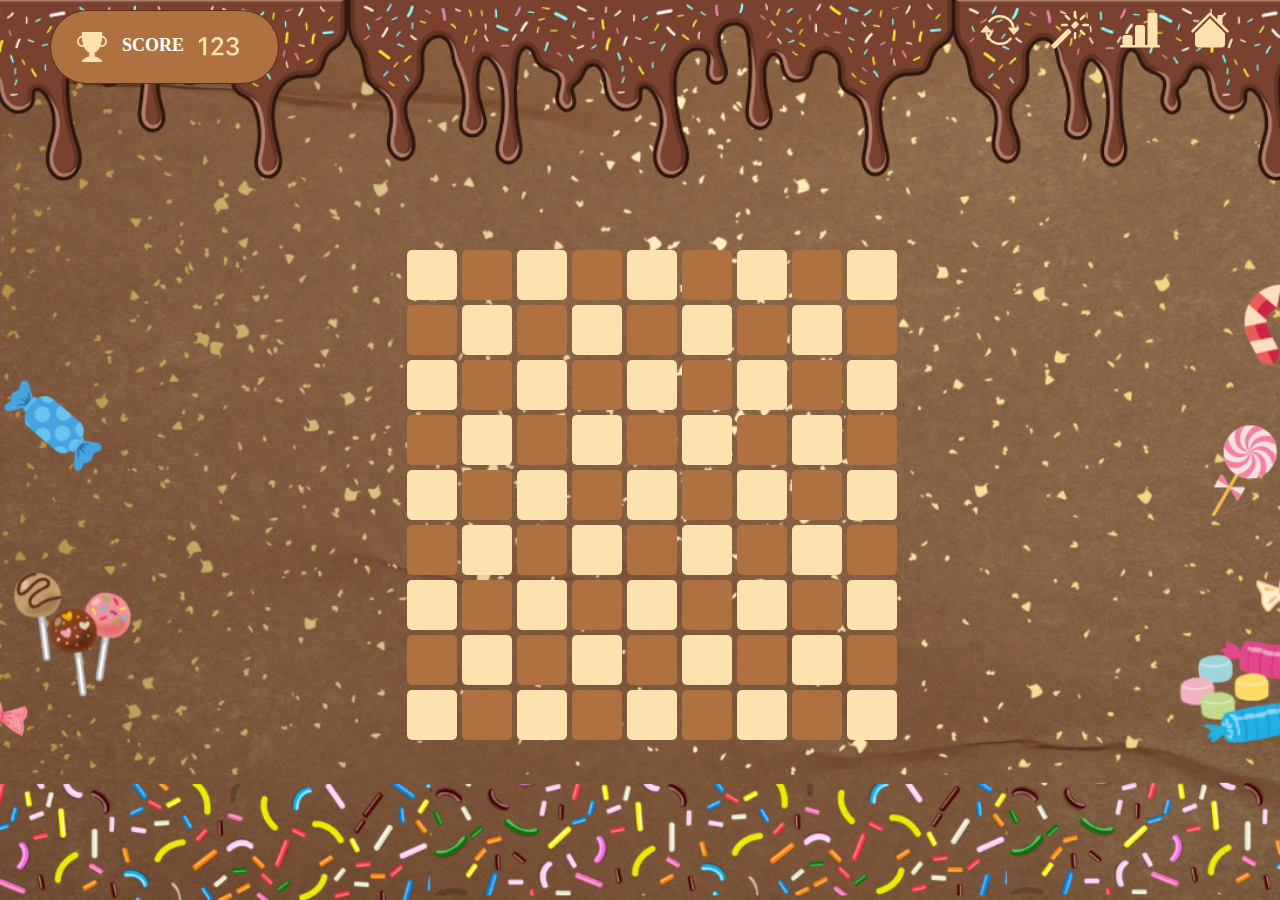
<file: candy.html>
<!DOCTYPE html>
<html lang="en">
  <head>
    <meta charset="UTF-8" />
    <meta name="viewport" content="width=device-width, initial-scale=1.0" />
    <title>Minesweeper</title>
    <link
      href="https://cdn.jsdelivr.net/npm/bootstrap@5.3.3/dist/css/bootstrap.min.css"
      rel="stylesheet"
      integrity="sha384-QWTKZyjpPEjISv5WaRU9OFeRpok6YctnYmDr5pNlyT2bRjXh0JMhjY6hW+ALEwIH"
      crossorigin="anonymous"
    />
    <link rel="stylesheet" href="./candy.css" />
  </head>
  <body>
    <div class="navigation">
      <div class="points">
        <span
          class="badge d-flex align-items-center p-3 pe-4 text-success-emphasis bg-success-subtle border border-success-subtle rounded-pill"
        >
        <svg xmlns="http://www.w3.org/2000/svg" width="30" height="30" fill="currentColor" class="bi bi-trophy-fill" viewBox="0 0 16 16">
          <path d="M2.5.5A.5.5 0 0 1 3 0h10a.5.5 0 0 1 .5.5q0 .807-.034 1.536a3 3 0 1 1-1.133 5.89c-.79 1.865-1.878 2.777-2.833 3.011v2.173l1.425.356c.194.048.377.135.537.255L13.3 15.1a.5.5 0 0 1-.3.9H3a.5.5 0 0 1-.3-.9l1.838-1.379c.16-.12.343-.207.537-.255L6.5 13.11v-2.173c-.955-.234-2.043-1.146-2.833-3.012a3 3 0 1 1-1.132-5.89A33 33 0 0 1 2.5.5m.099 2.54a2 2 0 0 0 .72 3.935c-.333-1.05-.588-2.346-.72-3.935m10.083 3.935a2 2 0 0 0 .72-3.935c-.133 1.59-.388 2.885-.72 3.935"/>
        </svg>
            <path
              d="M2.5.5A.5.5 0 0 1 3 0h10a.5.5 0 0 1 .5.5q0 .807-.034 1.536a3 3 0 1 1-1.133 5.89c-.79 1.865-1.878 2.777-2.833 3.011v2.173l1.425.356c.194.048.377.135.537.255L13.3 15.1a.5.5 0 0 1-.3.9H3a.5.5 0 0 1-.3-.9l1.838-1.379c.16-.12.343-.207.537-.255L6.5 13.11v-2.173c-.955-.234-2.043-1.146-2.833-3.012a3 3 0 1 1-1.132-5.89A33 33 0 0 1 2.5.5m.099 2.54a2 2 0 0 0 .72 3.935c-.333-1.05-.588-2.346-.72-3.935m10.083 3.935a2 2 0 0 0 .72-3.935c-.133 1.59-.388 2.885-.72 3.935M3.504 1q.01.775.056 1.469c.13 2.028.457 3.546.87 4.667C5.294 9.48 6.484 10 7 10a.5.5 0 0 1 .5.5v2.61a1 1 0 0 1-.757.97l-1.426.356a.5.5 0 0 0-.179.085L4.5 15h7l-.638-.479a.5.5 0 0 0-.18-.085l-1.425-.356a1 1 0 0 1-.757-.97V10.5A.5.5 0 0 1 9 10c.516 0 1.706-.52 2.57-2.864.413-1.12.74-2.64.87-4.667q.045-.694.056-1.469z"
            />
          </svg>
          SCORE
          <svg xmlns="http://www.w3.org/2000/svg" width="40" height="40" fill="currentColor" class="bi bi-123" viewBox="0 0 16 16">
            <path d="M2.873 11.297V4.142H1.699L0 5.379v1.137l1.64-1.18h.06v5.961zm3.213-5.09v-.063c0-.618.44-1.169 1.196-1.169.676 0 1.174.44 1.174 1.106 0 .624-.42 1.101-.807 1.526L4.99 10.553v.744h4.78v-.99H6.643v-.069L8.41 8.252c.65-.724 1.237-1.332 1.237-2.27C9.646 4.849 8.723 4 7.308 4c-1.573 0-2.36 1.064-2.36 2.15v.057zm6.559 1.883h.786c.823 0 1.374.481 1.379 1.179.01.707-.55 1.216-1.421 1.21-.77-.005-1.326-.419-1.379-.953h-1.095c.042 1.053.938 1.918 2.464 1.918 1.478 0 2.642-.839 2.62-2.144-.02-1.143-.922-1.651-1.551-1.714v-.063c.535-.09 1.347-.66 1.326-1.678-.026-1.053-.933-1.855-2.359-1.845-1.5.005-2.317.88-2.348 1.898h1.116c.032-.498.498-.944 1.206-.944.703 0 1.206.435 1.206 1.07.005.64-.504 1.106-1.2 1.106h-.75z"/>
          </svg>
        </span>
      </div>
      <div class="icons">
        <div>
          <svg xmlns="http://www.w3.org/2000/svg" width="40" height="40" fill="currentColor" class="bi bi-arrow-repeat" viewBox="0 0 16 16">
            <path d="M11.534 7h3.932a.25.25 0 0 1 .192.41l-1.966 2.36a.25.25 0 0 1-.384 0l-1.966-2.36a.25.25 0 0 1 .192-.41m-11 2h3.932a.25.25 0 0 0 .192-.41L2.692 6.23a.25.25 0 0 0-.384 0L.342 8.59A.25.25 0 0 0 .534 9"/>
            <path fill-rule="evenodd" d="M8 3c-1.552 0-2.94.707-3.857 1.818a.5.5 0 1 1-.771-.636A6.002 6.002 0 0 1 13.917 7H12.9A5 5 0 0 0 8 3M3.1 9a5.002 5.002 0 0 0 8.757 2.182.5.5 0 1 1 .771.636A6.002 6.002 0 0 1 2.083 9z"/>
          </svg>
            <path
              fill-rule="evenodd"
              d="M8 3a5 5 0 1 1-4.546 2.914.5.5 0 0 0-.908-.417A6 6 0 1 0 8 2z"
            />
            <path
              d="M8 4.466V.534a.25.25 0 0 0-.41-.192L5.23 2.308a.25.25 0 0 0 0 .384l2.36 1.966A.25.25 0 0 0 8 4.466"
            />
          </svg>
        </div>
        <div>
          <svg
            xmlns="http://www.w3.org/2000/svg"
            width="40"
            height="40"
            fill="currentColor"
            class="bi bi-magic"
            viewBox="0 0 16 16"
          >
            <path
              d="M9.5 2.672a.5.5 0 1 0 1 0V.843a.5.5 0 0 0-1 0zm4.5.035A.5.5 0 0 0 13.293 2L12 3.293a.5.5 0 1 0 .707.707zM7.293 4A.5.5 0 1 0 8 3.293L6.707 2A.5.5 0 0 0 6 2.707zm-.621 2.5a.5.5 0 1 0 0-1H4.843a.5.5 0 1 0 0 1zm8.485 0a.5.5 0 1 0 0-1h-1.829a.5.5 0 0 0 0 1zM13.293 10A.5.5 0 1 0 14 9.293L12.707 8a.5.5 0 1 0-.707.707zM9.5 11.157a.5.5 0 0 0 1 0V9.328a.5.5 0 0 0-1 0zm1.854-5.097a.5.5 0 0 0 0-.706l-.708-.708a.5.5 0 0 0-.707 0L8.646 5.94a.5.5 0 0 0 0 .707l.708.708a.5.5 0 0 0 .707 0l1.293-1.293Zm-3 3a.5.5 0 0 0 0-.706l-.708-.708a.5.5 0 0 0-.707 0L.646 13.94a.5.5 0 0 0 0 .707l.708.708a.5.5 0 0 0 .707 0z"
            />
          </svg>
        </div>
        <div>
          <svg
            xmlns="http://www.w3.org/2000/svg"
            width="40"
            height="40"
            fill="currentColor"
            class="bi bi-bar-chart-line-fill"
            viewBox="0 0 16 16"
          >
            <path
              d="M11 2a1 1 0 0 1 1-1h2a1 1 0 0 1 1 1v12h.5a.5.5 0 0 1 0 1H.5a.5.5 0 0 1 0-1H1v-3a1 1 0 0 1 1-1h2a1 1 0 0 1 1 1v3h1V7a1 1 0 0 1 1-1h2a1 1 0 0 1 1 1v7h1z"
            />
          </svg>
        </div>
        <div>
          <svg
            xmlns="http://www.w3.org/2000/svg"
            width="40"
            height="40"
            fill="currentColor"
            class="bi bi-house-fill"
            viewBox="0 0 16 16"
            onclick="goHome()"
          >
            <path
              d="M8.707 1.5a1 1 0 0 0-1.414 0L.646 8.146a.5.5 0 0 0 .708.708L8 2.207l6.646 6.647a.5.5 0 0 0 .708-.708L13 5.793V2.5a.5.5 0 0 0-.5-.5h-1a.5.5 0 0 0-.5.5v1.293z"
            />
            <path
              d="m8 3.293 6 6V13.5a1.5 1.5 0 0 1-1.5 1.5h-9A1.5 1.5 0 0 1 2 13.5V9.293z"
            />
          </svg>
        </div>
      </div>
    </div>
    <div class="grid-container">
      <div class="container">
        <div class="white box"></div>
        <div class="black box"></div>
        <div class="white box"></div>
        <div class="black box"></div>
        <div class="white box"></div>
        <div class="black box"></div>
        <div class="white box"></div>
        <div class="black box"></div>
        <div class="white box"></div>
        <div class="black box"></div>
        <div class="white box"></div>
        <div class="black box"></div>
        <div class="white box"></div>
        <div class="black box"></div>
        <div class="white box"></div>
        <div class="black box"></div>
        <div class="white box"></div>
        <div class="black box"></div>
        <div class="white box"></div>
        <div class="black box"></div>
        <div class="white box"></div>
        <div class="black box"></div>
        <div class="white box"></div>
        <div class="black box"></div>
        <div class="white box"></div>
        <div class="black box"></div>
        <div class="white box"></div>
        <div class="black box"></div>
        <div class="white box"></div>
        <div class="black box"></div>
        <div class="white box"></div>
        <div class="black box"></div>
        <div class="white box"></div>
        <div class="black box"></div>
        <div class="white box"></div>
        <div class="black box"></div>
        <div class="white box"></div>
        <div class="black box"></div>
        <div class="white box"></div>
        <div class="black box"></div>
        <div class="white box"></div>
        <div class="black box"></div>
        <div class="white box"></div>
        <div class="black box"></div>
        <div class="white box"></div>
        <div class="black box"></div>
        <div class="white box"></div>
        <div class="black box"></div>
        <div class="white box"></div>
        <div class="black box"></div>
        <div class="white box"></div>
        <div class="black box"></div>
        <div class="white box"></div>
        <div class="black box"></div>
        <div class="white box"></div>
        <div class="black box"></div>
        <div class="white box"></div>
        <div class="black box"></div>
        <div class="white box"></div>
        <div class="black box"></div>
        <div class="white box"></div>
        <div class="black box"></div>
        <div class="white box"></div>
        <div class="black box"></div>
        <div class="white box"></div>
        <div class="black box"></div>
        <div class="white box"></div>
        <div class="black box"></div>
        <div class="white box"></div>
        <div class="black box"></div>
        <div class="white box"></div>
        <div class="black box"></div>
        <div class="white box"></div>
        <div class="black box"></div>
        <div class="white box"></div>
        <div class="black box"></div>
        <div class="white box"></div>
        <div class="black box"></div>
        <div class="white box"></div>
        <div class="black box"></div>
        <div class="white box"></div>
      </div>
    </div>
    <script>
      function goHome() {
            window.location.href = './index.html';
        }
    </script>
  </body>
</html>
</file>
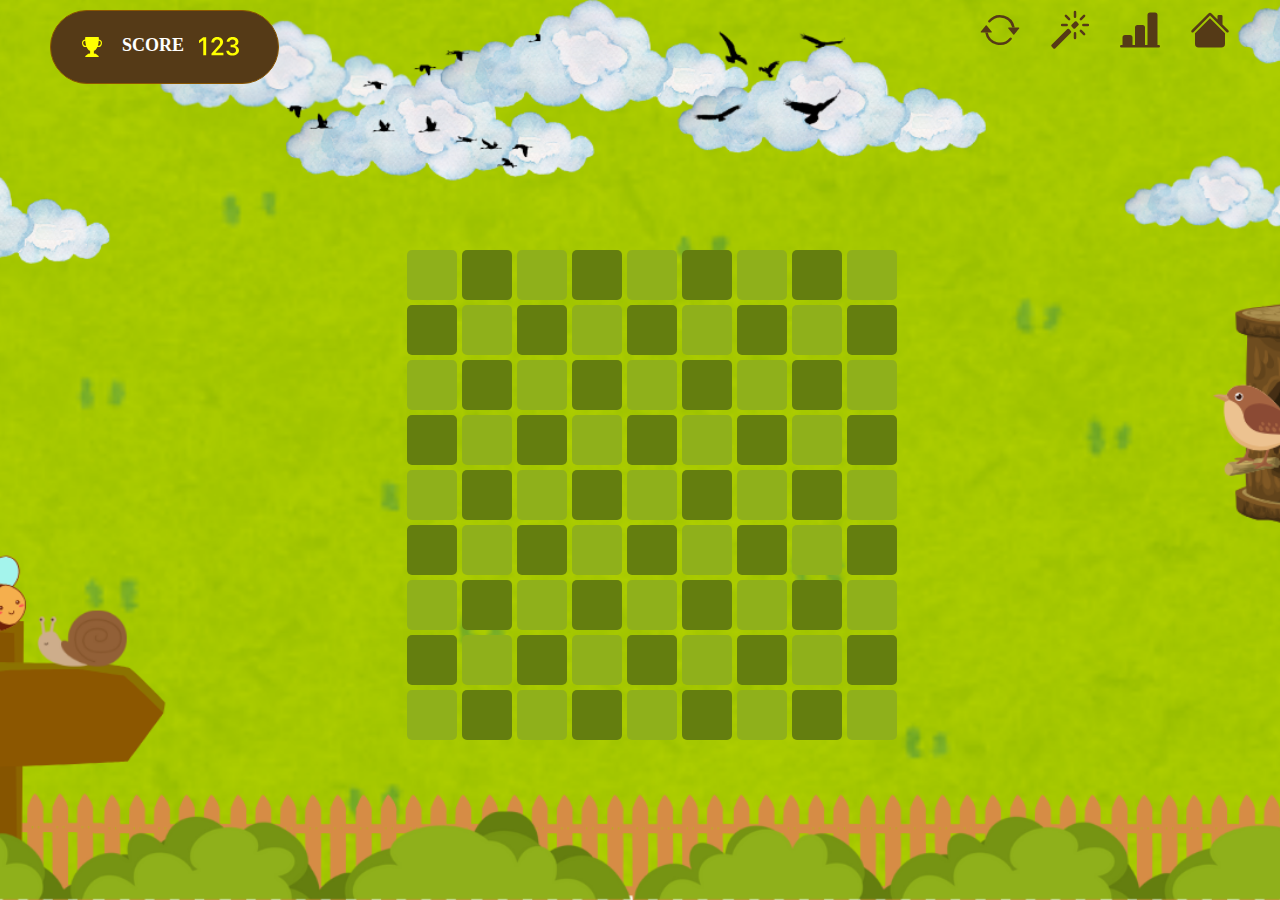
<file: garden.html>
<!DOCTYPE html>
<html lang="en">

<head>
  <meta charset="UTF-8" />
  <meta name="viewport" content="width=device-width, initial-scale=1.0" />
  <title>Minesweeper</title>
  <link href="https://cdn.jsdelivr.net/npm/bootstrap@5.3.3/dist/css/bootstrap.min.css" rel="stylesheet"
    integrity="sha384-QWTKZyjpPEjISv5WaRU9OFeRpok6YctnYmDr5pNlyT2bRjXh0JMhjY6hW+ALEwIH" crossorigin="anonymous" />
  <link rel="stylesheet" href="./garden.css" />
</head>

<body>
  <div class="navigation">
    <div class="points">
      <span
        class="badge d-flex align-items-center p-3 pe-4 text-success-emphasis bg-success-subtle border border-success-subtle rounded-pill">
        <svg xmlns="http://www.w3.org/2000/svg" width="30" height="20" fill="currentColor" class="bi bi-trophy-fill"
          viewBox="0 0 16 16">
          <path
            d="M2.5.5A.5.5 0 0 1 3 0h10a.5.5 0 0 1 .5.5q0 .807-.034 1.536a3 3 0 1 1-1.133 5.89c-.79 1.865-1.878 2.777-2.833 3.011v2.173l1.425.356c.194.048.377.135.537.255L13.3 15.1a.5.5 0 0 1-.3.9H3a.5.5 0 0 1-.3-.9l1.838-1.379c.16-.12.343-.207.537-.255L6.5 13.11v-2.173c-.955-.234-2.043-1.146-2.833-3.012a3 3 0 1 1-1.132-5.89A33 33 0 0 1 2.5.5m.099 2.54a2 2 0 0 0 .72 3.935c-.333-1.05-.588-2.346-.72-3.935m10.083 3.935a2 2 0 0 0 .72-3.935c-.133 1.59-.388 2.885-.72 3.935" />
        </svg>
        <path
          d="M2.5.5A.5.5 0 0 1 3 0h10a.5.5 0 0 1 .5.5q0 .807-.034 1.536a3 3 0 1 1-1.133 5.89c-.79 1.865-1.878 2.777-2.833 3.011v2.173l1.425.356c.194.048.377.135.537.255L13.3 15.1a.5.5 0 0 1-.3.9H3a.5.5 0 0 1-.3-.9l1.838-1.379c.16-.12.343-.207.537-.255L6.5 13.11v-2.173c-.955-.234-2.043-1.146-2.833-3.012a3 3 0 1 1-1.132-5.89A33 33 0 0 1 2.5.5m.099 2.54a2 2 0 0 0 .72 3.935c-.333-1.05-.588-2.346-.72-3.935m10.083 3.935a2 2 0 0 0 .72-3.935c-.133 1.59-.388 2.885-.72 3.935M3.504 1q.01.775.056 1.469c.13 2.028.457 3.546.87 4.667C5.294 9.48 6.484 10 7 10a.5.5 0 0 1 .5.5v2.61a1 1 0 0 1-.757.97l-1.426.356a.5.5 0 0 0-.179.085L4.5 15h7l-.638-.479a.5.5 0 0 0-.18-.085l-1.425-.356a1 1 0 0 1-.757-.97V10.5A.5.5 0 0 1 9 10c.516 0 1.706-.52 2.57-2.864.413-1.12.74-2.64.87-4.667q.045-.694.056-1.469z" />
        </svg>
        SCORE
        <svg xmlns="http://www.w3.org/2000/svg" width="40" height="40" fill="currentColor" class="bi bi-123"
          viewBox="0 0 16 16">
          <path
            d="M2.873 11.297V4.142H1.699L0 5.379v1.137l1.64-1.18h.06v5.961zm3.213-5.09v-.063c0-.618.44-1.169 1.196-1.169.676 0 1.174.44 1.174 1.106 0 .624-.42 1.101-.807 1.526L4.99 10.553v.744h4.78v-.99H6.643v-.069L8.41 8.252c.65-.724 1.237-1.332 1.237-2.27C9.646 4.849 8.723 4 7.308 4c-1.573 0-2.36 1.064-2.36 2.15v.057zm6.559 1.883h.786c.823 0 1.374.481 1.379 1.179.01.707-.55 1.216-1.421 1.21-.77-.005-1.326-.419-1.379-.953h-1.095c.042 1.053.938 1.918 2.464 1.918 1.478 0 2.642-.839 2.62-2.144-.02-1.143-.922-1.651-1.551-1.714v-.063c.535-.09 1.347-.66 1.326-1.678-.026-1.053-.933-1.855-2.359-1.845-1.5.005-2.317.88-2.348 1.898h1.116c.032-.498.498-.944 1.206-.944.703 0 1.206.435 1.206 1.07.005.64-.504 1.106-1.2 1.106h-.75z" />
        </svg>
      </span>
    </div>
    <div class="icons">
      <div>
        <svg xmlns="http://www.w3.org/2000/svg" width="40" height="40" fill="currentColor" class="bi bi-arrow-repeat"
          viewBox="0 0 16 16">
          <path
            d="M11.534 7h3.932a.25.25 0 0 1 .192.41l-1.966 2.36a.25.25 0 0 1-.384 0l-1.966-2.36a.25.25 0 0 1 .192-.41m-11 2h3.932a.25.25 0 0 0 .192-.41L2.692 6.23a.25.25 0 0 0-.384 0L.342 8.59A.25.25 0 0 0 .534 9" />
          <path fill-rule="evenodd"
            d="M8 3c-1.552 0-2.94.707-3.857 1.818a.5.5 0 1 1-.771-.636A6.002 6.002 0 0 1 13.917 7H12.9A5 5 0 0 0 8 3M3.1 9a5.002 5.002 0 0 0 8.757 2.182.5.5 0 1 1 .771.636A6.002 6.002 0 0 1 2.083 9z" />
        </svg>
        <path fill-rule="evenodd" d="M8 3a5 5 0 1 1-4.546 2.914.5.5 0 0 0-.908-.417A6 6 0 1 0 8 2z" />
        <path d="M8 4.466V.534a.25.25 0 0 0-.41-.192L5.23 2.308a.25.25 0 0 0 0 .384l2.36 1.966A.25.25 0 0 0 8 4.466" />
        </svg>
      </div>
      <div>
        <svg xmlns="http://www.w3.org/2000/svg" width="40" height="40" fill="currentColor" class="bi bi-magic"
          viewBox="0 0 16 16">
          <path
            d="M9.5 2.672a.5.5 0 1 0 1 0V.843a.5.5 0 0 0-1 0zm4.5.035A.5.5 0 0 0 13.293 2L12 3.293a.5.5 0 1 0 .707.707zM7.293 4A.5.5 0 1 0 8 3.293L6.707 2A.5.5 0 0 0 6 2.707zm-.621 2.5a.5.5 0 1 0 0-1H4.843a.5.5 0 1 0 0 1zm8.485 0a.5.5 0 1 0 0-1h-1.829a.5.5 0 0 0 0 1zM13.293 10A.5.5 0 1 0 14 9.293L12.707 8a.5.5 0 1 0-.707.707zM9.5 11.157a.5.5 0 0 0 1 0V9.328a.5.5 0 0 0-1 0zm1.854-5.097a.5.5 0 0 0 0-.706l-.708-.708a.5.5 0 0 0-.707 0L8.646 5.94a.5.5 0 0 0 0 .707l.708.708a.5.5 0 0 0 .707 0l1.293-1.293Zm-3 3a.5.5 0 0 0 0-.706l-.708-.708a.5.5 0 0 0-.707 0L.646 13.94a.5.5 0 0 0 0 .707l.708.708a.5.5 0 0 0 .707 0z" />
        </svg>
      </div>
      <div>
        <svg xmlns="http://www.w3.org/2000/svg" width="40" height="40" fill="currentColor"
          class="bi bi-bar-chart-line-fill" viewBox="0 0 16 16">
          <path
            d="M11 2a1 1 0 0 1 1-1h2a1 1 0 0 1 1 1v12h.5a.5.5 0 0 1 0 1H.5a.5.5 0 0 1 0-1H1v-3a1 1 0 0 1 1-1h2a1 1 0 0 1 1 1v3h1V7a1 1 0 0 1 1-1h2a1 1 0 0 1 1 1v7h1z" />
        </svg>
      </div>
      <div>
        <svg xmlns="http://www.w3.org/2000/svg" width="40" height="40" fill="currentColor" class="bi bi-house-fill"
          viewBox="0 0 16 16" onclick="goHome()">
          <path
            d="M8.707 1.5a1 1 0 0 0-1.414 0L.646 8.146a.5.5 0 0 0 .708.708L8 2.207l6.646 6.647a.5.5 0 0 0 .708-.708L13 5.793V2.5a.5.5 0 0 0-.5-.5h-1a.5.5 0 0 0-.5.5v1.293z" />
          <path d="m8 3.293 6 6V13.5a1.5 1.5 0 0 1-1.5 1.5h-9A1.5 1.5 0 0 1 2 13.5V9.293z" />
        </svg>
      </div>
    </div>
  </div>
  <div class="grid-container">
    <div class="container">
      <div class="white box"></div>
      <div class="black box"></div>
      <div class="white box"></div>
      <div class="black box"></div>
      <div class="white box"></div>
      <div class="black box"></div>
      <div class="white box"></div>
      <div class="black box"></div>
      <div class="white box"></div>
      <div class="black box"></div>
      <div class="white box"></div>
      <div class="black box"></div>
      <div class="white box"></div>
      <div class="black box"></div>
      <div class="white box"></div>
      <div class="black box"></div>
      <div class="white box"></div>
      <div class="black box"></div>
      <div class="white box"></div>
      <div class="black box"></div>
      <div class="white box"></div>
      <div class="black box"></div>
      <div class="white box"></div>
      <div class="black box"></div>
      <div class="white box"></div>
      <div class="black box"></div>
      <div class="white box"></div>
      <div class="black box"></div>
      <div class="white box"></div>
      <div class="black box"></div>
      <div class="white box"></div>
      <div class="black box"></div>
      <div class="white box"></div>
      <div class="black box"></div>
      <div class="white box"></div>
      <div class="black box"></div>
      <div class="white box"></div>
      <div class="black box"></div>
      <div class="white box"></div>
      <div class="black box"></div>
      <div class="white box"></div>
      <div class="black box"></div>
      <div class="white box"></div>
      <div class="black box"></div>
      <div class="white box"></div>
      <div class="black box"></div>
      <div class="white box"></div>
      <div class="black box"></div>
      <div class="white box"></div>
      <div class="black box"></div>
      <div class="white box"></div>
      <div class="black box"></div>
      <div class="white box"></div>
      <div class="black box"></div>
      <div class="white box"></div>
      <div class="black box"></div>
      <div class="white box"></div>
      <div class="black box"></div>
      <div class="white box"></div>
      <div class="black box"></div>
      <div class="white box"></div>
      <div class="black box"></div>
      <div class="white box"></div>
      <div class="black box"></div>
      <div class="white box"></div>
      <div class="black box"></div>
      <div class="white box"></div>
      <div class="black box"></div>
      <div class="white box"></div>
      <div class="black box"></div>
      <div class="white box"></div>
      <div class="black box"></div>
      <div class="white box"></div>
      <div class="black box"></div>
      <div class="white box"></div>
      <div class="black box"></div>
      <div class="white box"></div>
      <div class="black box"></div>
      <div class="white box"></div>
      <div class="black box"></div>
      <div class="white box"></div>
    </div>
  </div>
  <script>
    function goHome() {
      window.location.href = './index.html';
    }
  </script>
</body>

</html>
</file>
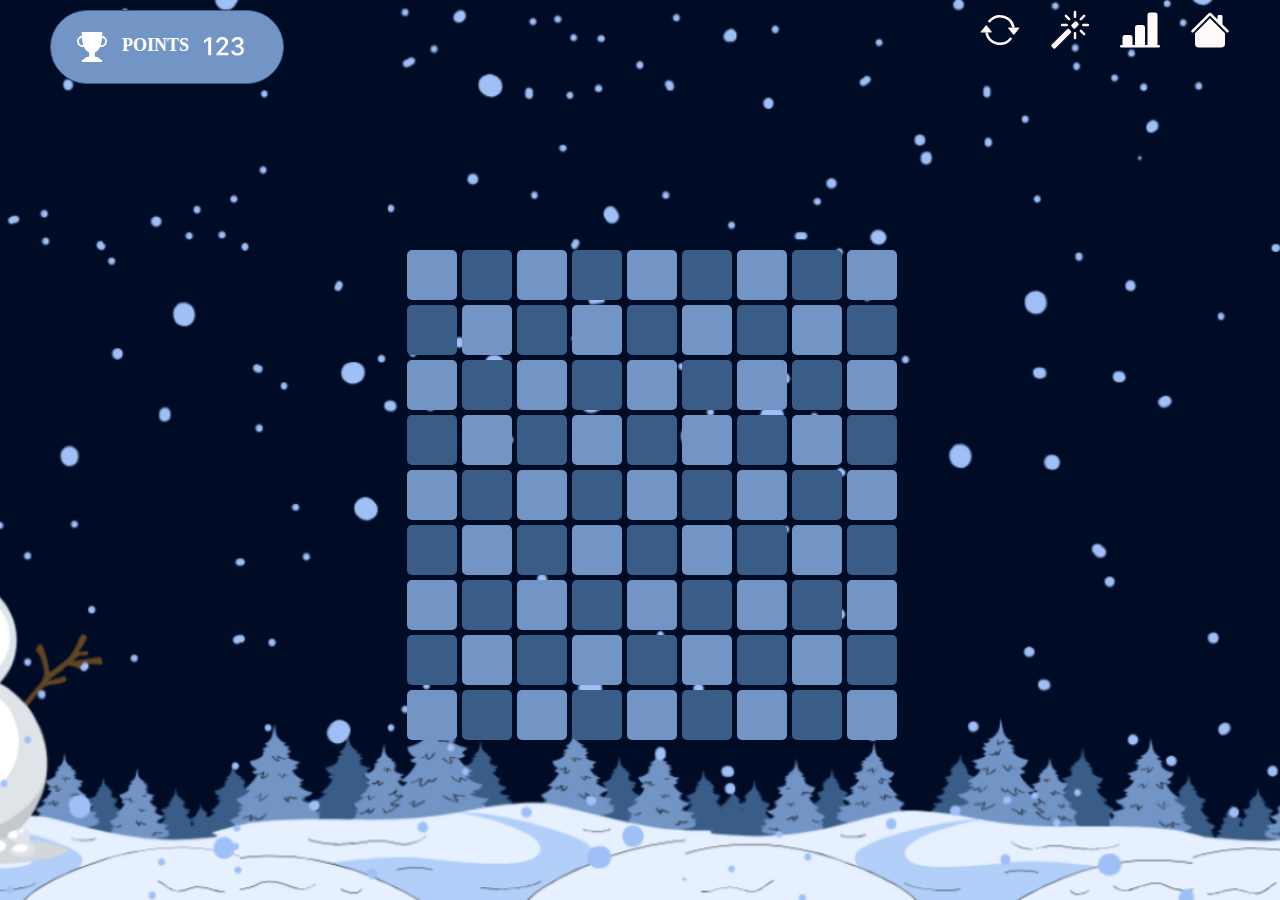
<file: snow.html>
<!DOCTYPE html>
<html lang="en">
  <head>
    <meta charset="UTF-8" />
    <meta name="viewport" content="width=device-width, initial-scale=1.0" />
    <title>Minesweeper</title>
    <link
      href="https://cdn.jsdelivr.net/npm/bootstrap@5.3.3/dist/css/bootstrap.min.css"
      rel="stylesheet"
      integrity="sha384-QWTKZyjpPEjISv5WaRU9OFeRpok6YctnYmDr5pNlyT2bRjXh0JMhjY6hW+ALEwIH"
      crossorigin="anonymous"
    />
    <link rel="stylesheet" href="./snow.css" />
  </head>
  <body>
    <div class="navigation">
      <div class="points">
        <span
          class="badge d-flex align-items-center p-3 pe-4 text-success-emphasis bg-success-subtle border border-success-subtle rounded-pill"
        >
        <svg xmlns="http://www.w3.org/2000/svg" width="30" height="30" fill="currentColor" class="bi bi-trophy-fill" viewBox="0 0 16 16">
          <path d="M2.5.5A.5.5 0 0 1 3 0h10a.5.5 0 0 1 .5.5q0 .807-.034 1.536a3 3 0 1 1-1.133 5.89c-.79 1.865-1.878 2.777-2.833 3.011v2.173l1.425.356c.194.048.377.135.537.255L13.3 15.1a.5.5 0 0 1-.3.9H3a.5.5 0 0 1-.3-.9l1.838-1.379c.16-.12.343-.207.537-.255L6.5 13.11v-2.173c-.955-.234-2.043-1.146-2.833-3.012a3 3 0 1 1-1.132-5.89A33 33 0 0 1 2.5.5m.099 2.54a2 2 0 0 0 .72 3.935c-.333-1.05-.588-2.346-.72-3.935m10.083 3.935a2 2 0 0 0 .72-3.935c-.133 1.59-.388 2.885-.72 3.935"/>
        </svg>
            <path
              d="M2.5.5A.5.5 0 0 1 3 0h10a.5.5 0 0 1 .5.5q0 .807-.034 1.536a3 3 0 1 1-1.133 5.89c-.79 1.865-1.878 2.777-2.833 3.011v2.173l1.425.356c.194.048.377.135.537.255L13.3 15.1a.5.5 0 0 1-.3.9H3a.5.5 0 0 1-.3-.9l1.838-1.379c.16-.12.343-.207.537-.255L6.5 13.11v-2.173c-.955-.234-2.043-1.146-2.833-3.012a3 3 0 1 1-1.132-5.89A33 33 0 0 1 2.5.5m.099 2.54a2 2 0 0 0 .72 3.935c-.333-1.05-.588-2.346-.72-3.935m10.083 3.935a2 2 0 0 0 .72-3.935c-.133 1.59-.388 2.885-.72 3.935M3.504 1q.01.775.056 1.469c.13 2.028.457 3.546.87 4.667C5.294 9.48 6.484 10 7 10a.5.5 0 0 1 .5.5v2.61a1 1 0 0 1-.757.97l-1.426.356a.5.5 0 0 0-.179.085L4.5 15h7l-.638-.479a.5.5 0 0 0-.18-.085l-1.425-.356a1 1 0 0 1-.757-.97V10.5A.5.5 0 0 1 9 10c.516 0 1.706-.52 2.57-2.864.413-1.12.74-2.64.87-4.667q.045-.694.056-1.469z"
            />
          </svg>
          POINTS
          <svg xmlns="http://www.w3.org/2000/svg" width="40" height="40" fill="currentColor" class="bi bi-123" viewBox="0 0 16 16">
            <path d="M2.873 11.297V4.142H1.699L0 5.379v1.137l1.64-1.18h.06v5.961zm3.213-5.09v-.063c0-.618.44-1.169 1.196-1.169.676 0 1.174.44 1.174 1.106 0 .624-.42 1.101-.807 1.526L4.99 10.553v.744h4.78v-.99H6.643v-.069L8.41 8.252c.65-.724 1.237-1.332 1.237-2.27C9.646 4.849 8.723 4 7.308 4c-1.573 0-2.36 1.064-2.36 2.15v.057zm6.559 1.883h.786c.823 0 1.374.481 1.379 1.179.01.707-.55 1.216-1.421 1.21-.77-.005-1.326-.419-1.379-.953h-1.095c.042 1.053.938 1.918 2.464 1.918 1.478 0 2.642-.839 2.62-2.144-.02-1.143-.922-1.651-1.551-1.714v-.063c.535-.09 1.347-.66 1.326-1.678-.026-1.053-.933-1.855-2.359-1.845-1.5.005-2.317.88-2.348 1.898h1.116c.032-.498.498-.944 1.206-.944.703 0 1.206.435 1.206 1.07.005.64-.504 1.106-1.2 1.106h-.75z"/>
          </svg>
        </span>
      </div>
      <div class="icons">
        <div>
          <svg xmlns="http://www.w3.org/2000/svg" width="40" height="40" fill="currentColor" class="bi bi-arrow-repeat" viewBox="0 0 16 16">
            <path d="M11.534 7h3.932a.25.25 0 0 1 .192.41l-1.966 2.36a.25.25 0 0 1-.384 0l-1.966-2.36a.25.25 0 0 1 .192-.41m-11 2h3.932a.25.25 0 0 0 .192-.41L2.692 6.23a.25.25 0 0 0-.384 0L.342 8.59A.25.25 0 0 0 .534 9"/>
            <path fill-rule="evenodd" d="M8 3c-1.552 0-2.94.707-3.857 1.818a.5.5 0 1 1-.771-.636A6.002 6.002 0 0 1 13.917 7H12.9A5 5 0 0 0 8 3M3.1 9a5.002 5.002 0 0 0 8.757 2.182.5.5 0 1 1 .771.636A6.002 6.002 0 0 1 2.083 9z"/>
          </svg>
            <path
              fill-rule="evenodd"
              d="M8 3a5 5 0 1 1-4.546 2.914.5.5 0 0 0-.908-.417A6 6 0 1 0 8 2z"
            />
            <path
              d="M8 4.466V.534a.25.25 0 0 0-.41-.192L5.23 2.308a.25.25 0 0 0 0 .384l2.36 1.966A.25.25 0 0 0 8 4.466"
            />
          </svg>
        </div>
        <div>
          <svg
            xmlns="http://www.w3.org/2000/svg"
            width="40"
            height="40"
            fill="currentColor"
            class="bi bi-magic"
            viewBox="0 0 16 16"
          >
            <path
              d="M9.5 2.672a.5.5 0 1 0 1 0V.843a.5.5 0 0 0-1 0zm4.5.035A.5.5 0 0 0 13.293 2L12 3.293a.5.5 0 1 0 .707.707zM7.293 4A.5.5 0 1 0 8 3.293L6.707 2A.5.5 0 0 0 6 2.707zm-.621 2.5a.5.5 0 1 0 0-1H4.843a.5.5 0 1 0 0 1zm8.485 0a.5.5 0 1 0 0-1h-1.829a.5.5 0 0 0 0 1zM13.293 10A.5.5 0 1 0 14 9.293L12.707 8a.5.5 0 1 0-.707.707zM9.5 11.157a.5.5 0 0 0 1 0V9.328a.5.5 0 0 0-1 0zm1.854-5.097a.5.5 0 0 0 0-.706l-.708-.708a.5.5 0 0 0-.707 0L8.646 5.94a.5.5 0 0 0 0 .707l.708.708a.5.5 0 0 0 .707 0l1.293-1.293Zm-3 3a.5.5 0 0 0 0-.706l-.708-.708a.5.5 0 0 0-.707 0L.646 13.94a.5.5 0 0 0 0 .707l.708.708a.5.5 0 0 0 .707 0z"
            />
          </svg>
        </div>
        <div>
          <svg
            xmlns="http://www.w3.org/2000/svg"
            width="40"
            height="40"
            fill="currentColor"
            class="bi bi-bar-chart-line-fill"
            viewBox="0 0 16 16"
          >
            <path
              d="M11 2a1 1 0 0 1 1-1h2a1 1 0 0 1 1 1v12h.5a.5.5 0 0 1 0 1H.5a.5.5 0 0 1 0-1H1v-3a1 1 0 0 1 1-1h2a1 1 0 0 1 1 1v3h1V7a1 1 0 0 1 1-1h2a1 1 0 0 1 1 1v7h1z"
            />
          </svg>
        </div>
        <div>
          <svg
            xmlns="http://www.w3.org/2000/svg"
            width="40"
            height="40"
            fill="currentColor"
            class="bi bi-house-fill"
            viewBox="0 0 16 16"
            onclick="goHome()"
          >
            <path
              d="M8.707 1.5a1 1 0 0 0-1.414 0L.646 8.146a.5.5 0 0 0 .708.708L8 2.207l6.646 6.647a.5.5 0 0 0 .708-.708L13 5.793V2.5a.5.5 0 0 0-.5-.5h-1a.5.5 0 0 0-.5.5v1.293z"
            />
            <path
              d="m8 3.293 6 6V13.5a1.5 1.5 0 0 1-1.5 1.5h-9A1.5 1.5 0 0 1 2 13.5V9.293z"
            />
          </svg>
        </div>
      </div>
    </div>
    <div class="grid-container">
      <div class="container">
        <div class="white box"></div>
        <div class="black box"></div>
        <div class="white box"></div>
        <div class="black box"></div>
        <div class="white box"></div>
        <div class="black box"></div>
        <div class="white box"></div>
        <div class="black box"></div>
        <div class="white box"></div>
        <div class="black box"></div>
        <div class="white box"></div>
        <div class="black box"></div>
        <div class="white box"></div>
        <div class="black box"></div>
        <div class="white box"></div>
        <div class="black box"></div>
        <div class="white box"></div>
        <div class="black box"></div>
        <div class="white box"></div>
        <div class="black box"></div>
        <div class="white box"></div>
        <div class="black box"></div>
        <div class="white box"></div>
        <div class="black box"></div>
        <div class="white box"></div>
        <div class="black box"></div>
        <div class="white box"></div>
        <div class="black box"></div>
        <div class="white box"></div>
        <div class="black box"></div>
        <div class="white box"></div>
        <div class="black box"></div>
        <div class="white box"></div>
        <div class="black box"></div>
        <div class="white box"></div>
        <div class="black box"></div>
        <div class="white box"></div>
        <div class="black box"></div>
        <div class="white box"></div>
        <div class="black box"></div>
        <div class="white box"></div>
        <div class="black box"></div>
        <div class="white box"></div>
        <div class="black box"></div>
        <div class="white box"></div>
        <div class="black box"></div>
        <div class="white box"></div>
        <div class="black box"></div>
        <div class="white box"></div>
        <div class="black box"></div>
        <div class="white box"></div>
        <div class="black box"></div>
        <div class="white box"></div>
        <div class="black box"></div>
        <div class="white box"></div>
        <div class="black box"></div>
        <div class="white box"></div>
        <div class="black box"></div>
        <div class="white box"></div>
        <div class="black box"></div>
        <div class="white box"></div>
        <div class="black box"></div>
        <div class="white box"></div>
        <div class="black box"></div>
        <div class="white box"></div>
        <div class="black box"></div>
        <div class="white box"></div>
        <div class="black box"></div>
        <div class="white box"></div>
        <div class="black box"></div>
        <div class="white box"></div>
        <div class="black box"></div>
        <div class="white box"></div>
        <div class="black box"></div>
        <div class="white box"></div>
        <div class="black box"></div>
        <div class="white box"></div>
        <div class="black box"></div>
        <div class="white box"></div>
        <div class="black box"></div>
        <div class="white box"></div>
      </div>
    </div>
    <script>
      function goHome() {
            window.location.href = './index.html';
        }
    </script>
  </body>
</html>
</file>
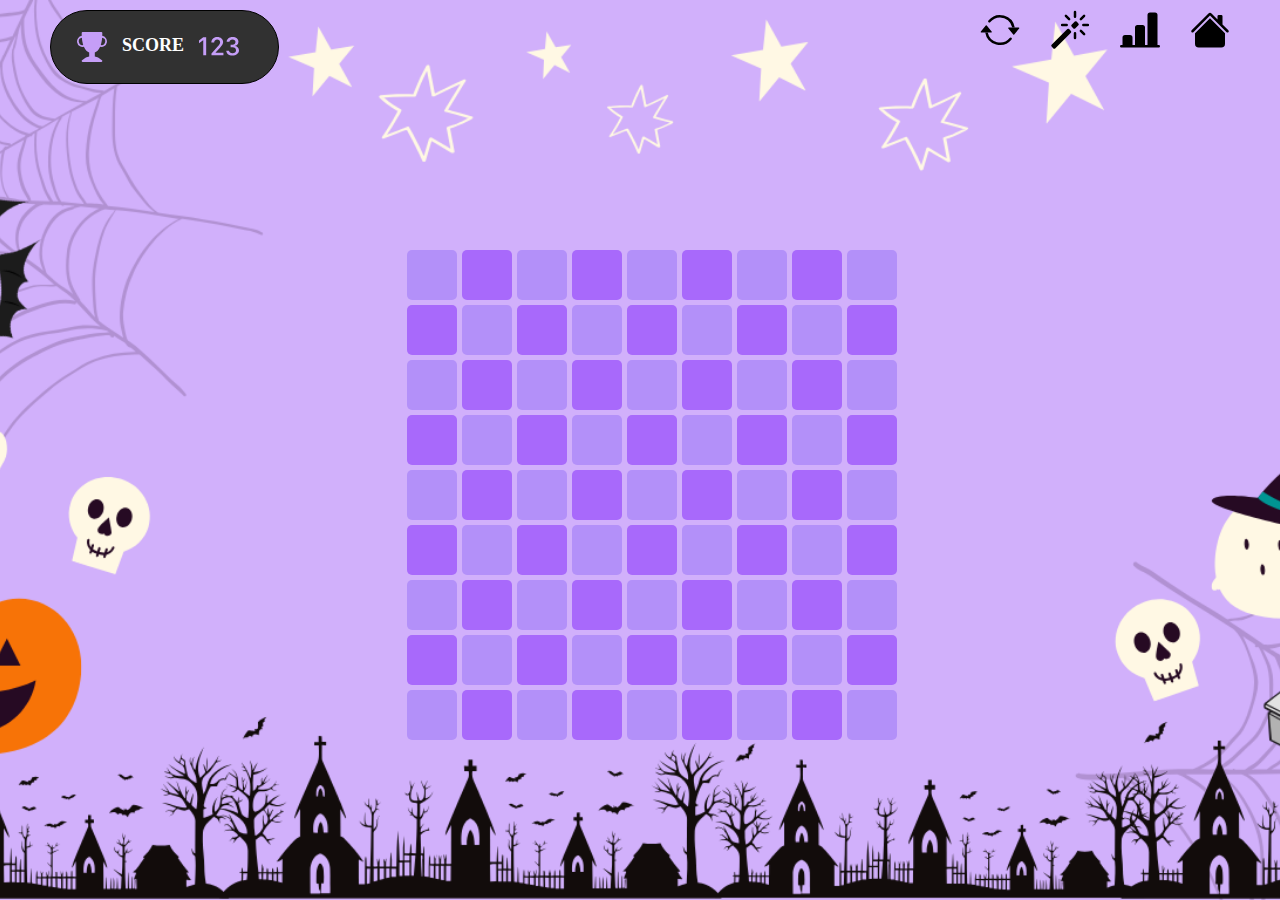
<file: spooky.html>
<!DOCTYPE html>
<html lang="en">
  <head>
    <meta charset="UTF-8" />
    <meta name="viewport" content="width=device-width, initial-scale=1.0" />
    <title>Minesweeper</title>
    <link
      href="https://cdn.jsdelivr.net/npm/bootstrap@5.3.3/dist/css/bootstrap.min.css"
      rel="stylesheet"
      integrity="sha384-QWTKZyjpPEjISv5WaRU9OFeRpok6YctnYmDr5pNlyT2bRjXh0JMhjY6hW+ALEwIH"
      crossorigin="anonymous"
    />
    <link rel="stylesheet" href="./spooky.css" />
  </head>
  <body>
    <div class="navigation">
      <div class="points">
        <span
          class="badge d-flex align-items-center p-3 pe-4 text-success-emphasis bg-success-subtle border border-success-subtle rounded-pill"
        >
        <svg xmlns="http://www.w3.org/2000/svg" width="30" height="30" fill="currentColor" class="bi bi-trophy-fill" viewBox="0 0 16 16">
          <path d="M2.5.5A.5.5 0 0 1 3 0h10a.5.5 0 0 1 .5.5q0 .807-.034 1.536a3 3 0 1 1-1.133 5.89c-.79 1.865-1.878 2.777-2.833 3.011v2.173l1.425.356c.194.048.377.135.537.255L13.3 15.1a.5.5 0 0 1-.3.9H3a.5.5 0 0 1-.3-.9l1.838-1.379c.16-.12.343-.207.537-.255L6.5 13.11v-2.173c-.955-.234-2.043-1.146-2.833-3.012a3 3 0 1 1-1.132-5.89A33 33 0 0 1 2.5.5m.099 2.54a2 2 0 0 0 .72 3.935c-.333-1.05-.588-2.346-.72-3.935m10.083 3.935a2 2 0 0 0 .72-3.935c-.133 1.59-.388 2.885-.72 3.935"/>
        </svg>
            <path
              d="M2.5.5A.5.5 0 0 1 3 0h10a.5.5 0 0 1 .5.5q0 .807-.034 1.536a3 3 0 1 1-1.133 5.89c-.79 1.865-1.878 2.777-2.833 3.011v2.173l1.425.356c.194.048.377.135.537.255L13.3 15.1a.5.5 0 0 1-.3.9H3a.5.5 0 0 1-.3-.9l1.838-1.379c.16-.12.343-.207.537-.255L6.5 13.11v-2.173c-.955-.234-2.043-1.146-2.833-3.012a3 3 0 1 1-1.132-5.89A33 33 0 0 1 2.5.5m.099 2.54a2 2 0 0 0 .72 3.935c-.333-1.05-.588-2.346-.72-3.935m10.083 3.935a2 2 0 0 0 .72-3.935c-.133 1.59-.388 2.885-.72 3.935M3.504 1q.01.775.056 1.469c.13 2.028.457 3.546.87 4.667C5.294 9.48 6.484 10 7 10a.5.5 0 0 1 .5.5v2.61a1 1 0 0 1-.757.97l-1.426.356a.5.5 0 0 0-.179.085L4.5 15h7l-.638-.479a.5.5 0 0 0-.18-.085l-1.425-.356a1 1 0 0 1-.757-.97V10.5A.5.5 0 0 1 9 10c.516 0 1.706-.52 2.57-2.864.413-1.12.74-2.64.87-4.667q.045-.694.056-1.469z"
            />
          </svg>
          SCORE
          <svg xmlns="http://www.w3.org/2000/svg" width="40" height="40" fill="currentColor" class="bi bi-123" viewBox="0 0 16 16">
            <path d="M2.873 11.297V4.142H1.699L0 5.379v1.137l1.64-1.18h.06v5.961zm3.213-5.09v-.063c0-.618.44-1.169 1.196-1.169.676 0 1.174.44 1.174 1.106 0 .624-.42 1.101-.807 1.526L4.99 10.553v.744h4.78v-.99H6.643v-.069L8.41 8.252c.65-.724 1.237-1.332 1.237-2.27C9.646 4.849 8.723 4 7.308 4c-1.573 0-2.36 1.064-2.36 2.15v.057zm6.559 1.883h.786c.823 0 1.374.481 1.379 1.179.01.707-.55 1.216-1.421 1.21-.77-.005-1.326-.419-1.379-.953h-1.095c.042 1.053.938 1.918 2.464 1.918 1.478 0 2.642-.839 2.62-2.144-.02-1.143-.922-1.651-1.551-1.714v-.063c.535-.09 1.347-.66 1.326-1.678-.026-1.053-.933-1.855-2.359-1.845-1.5.005-2.317.88-2.348 1.898h1.116c.032-.498.498-.944 1.206-.944.703 0 1.206.435 1.206 1.07.005.64-.504 1.106-1.2 1.106h-.75z"/>
          </svg>
        </span>
      </div>
      <div class="icons">
        <div>
          <svg xmlns="http://www.w3.org/2000/svg" width="40" height="40" fill="currentColor" class="bi bi-arrow-repeat" viewBox="0 0 16 16">
            <path d="M11.534 7h3.932a.25.25 0 0 1 .192.41l-1.966 2.36a.25.25 0 0 1-.384 0l-1.966-2.36a.25.25 0 0 1 .192-.41m-11 2h3.932a.25.25 0 0 0 .192-.41L2.692 6.23a.25.25 0 0 0-.384 0L.342 8.59A.25.25 0 0 0 .534 9"/>
            <path fill-rule="evenodd" d="M8 3c-1.552 0-2.94.707-3.857 1.818a.5.5 0 1 1-.771-.636A6.002 6.002 0 0 1 13.917 7H12.9A5 5 0 0 0 8 3M3.1 9a5.002 5.002 0 0 0 8.757 2.182.5.5 0 1 1 .771.636A6.002 6.002 0 0 1 2.083 9z"/>
          </svg>
            <path
              fill-rule="evenodd"
              d="M8 3a5 5 0 1 1-4.546 2.914.5.5 0 0 0-.908-.417A6 6 0 1 0 8 2z"
            />
            <path
              d="M8 4.466V.534a.25.25 0 0 0-.41-.192L5.23 2.308a.25.25 0 0 0 0 .384l2.36 1.966A.25.25 0 0 0 8 4.466"
            />
          </svg>
        </div>
        <div>
          <svg
            xmlns="http://www.w3.org/2000/svg"
            width="40"
            height="40"
            fill="currentColor"
            class="bi bi-magic"
            viewBox="0 0 16 16"
          >
            <path
              d="M9.5 2.672a.5.5 0 1 0 1 0V.843a.5.5 0 0 0-1 0zm4.5.035A.5.5 0 0 0 13.293 2L12 3.293a.5.5 0 1 0 .707.707zM7.293 4A.5.5 0 1 0 8 3.293L6.707 2A.5.5 0 0 0 6 2.707zm-.621 2.5a.5.5 0 1 0 0-1H4.843a.5.5 0 1 0 0 1zm8.485 0a.5.5 0 1 0 0-1h-1.829a.5.5 0 0 0 0 1zM13.293 10A.5.5 0 1 0 14 9.293L12.707 8a.5.5 0 1 0-.707.707zM9.5 11.157a.5.5 0 0 0 1 0V9.328a.5.5 0 0 0-1 0zm1.854-5.097a.5.5 0 0 0 0-.706l-.708-.708a.5.5 0 0 0-.707 0L8.646 5.94a.5.5 0 0 0 0 .707l.708.708a.5.5 0 0 0 .707 0l1.293-1.293Zm-3 3a.5.5 0 0 0 0-.706l-.708-.708a.5.5 0 0 0-.707 0L.646 13.94a.5.5 0 0 0 0 .707l.708.708a.5.5 0 0 0 .707 0z"
            />
          </svg>
        </div>
        <div>
          <svg
            xmlns="http://www.w3.org/2000/svg"
            width="40"
            height="40"
            fill="currentColor"
            class="bi bi-bar-chart-line-fill"
            viewBox="0 0 16 16"
          >
            <path
              d="M11 2a1 1 0 0 1 1-1h2a1 1 0 0 1 1 1v12h.5a.5.5 0 0 1 0 1H.5a.5.5 0 0 1 0-1H1v-3a1 1 0 0 1 1-1h2a1 1 0 0 1 1 1v3h1V7a1 1 0 0 1 1-1h2a1 1 0 0 1 1 1v7h1z"
            />
          </svg>
        </div>
        <div>
          <svg
            xmlns="http://www.w3.org/2000/svg"
            width="40"
            height="40"
            fill="currentColor"
            class="bi bi-house-fill"
            viewBox="0 0 16 16"
            onclick="goHome()"
          >
            <path
              d="M8.707 1.5a1 1 0 0 0-1.414 0L.646 8.146a.5.5 0 0 0 .708.708L8 2.207l6.646 6.647a.5.5 0 0 0 .708-.708L13 5.793V2.5a.5.5 0 0 0-.5-.5h-1a.5.5 0 0 0-.5.5v1.293z"
            />
            <path
              d="m8 3.293 6 6V13.5a1.5 1.5 0 0 1-1.5 1.5h-9A1.5 1.5 0 0 1 2 13.5V9.293z"
            />
          </svg>
        </div>
      </div>
    </div>
    <div class="grid-container">
      <div class="container">
        <div class="white box"></div>
        <div class="black box"></div>
        <div class="white box"></div>
        <div class="black box"></div>
        <div class="white box"></div>
        <div class="black box"></div>
        <div class="white box"></div>
        <div class="black box"></div>
        <div class="white box"></div>
        <div class="black box"></div>
        <div class="white box"></div>
        <div class="black box"></div>
        <div class="white box"></div>
        <div class="black box"></div>
        <div class="white box"></div>
        <div class="black box"></div>
        <div class="white box"></div>
        <div class="black box"></div>
        <div class="white box"></div>
        <div class="black box"></div>
        <div class="white box"></div>
        <div class="black box"></div>
        <div class="white box"></div>
        <div class="black box"></div>
        <div class="white box"></div>
        <div class="black box"></div>
        <div class="white box"></div>
        <div class="black box"></div>
        <div class="white box"></div>
        <div class="black box"></div>
        <div class="white box"></div>
        <div class="black box"></div>
        <div class="white box"></div>
        <div class="black box"></div>
        <div class="white box"></div>
        <div class="black box"></div>
        <div class="white box"></div>
        <div class="black box"></div>
        <div class="white box"></div>
        <div class="black box"></div>
        <div class="white box"></div>
        <div class="black box"></div>
        <div class="white box"></div>
        <div class="black box"></div>
        <div class="white box"></div>
        <div class="black box"></div>
        <div class="white box"></div>
        <div class="black box"></div>
        <div class="white box"></div>
        <div class="black box"></div>
        <div class="white box"></div>
        <div class="black box"></div>
        <div class="white box"></div>
        <div class="black box"></div>
        <div class="white box"></div>
        <div class="black box"></div>
        <div class="white box"></div>
        <div class="black box"></div>
        <div class="white box"></div>
        <div class="black box"></div>
        <div class="white box"></div>
        <div class="black box"></div>
        <div class="white box"></div>
        <div class="black box"></div>
        <div class="white box"></div>
        <div class="black box"></div>
        <div class="white box"></div>
        <div class="black box"></div>
        <div class="white box"></div>
        <div class="black box"></div>
        <div class="white box"></div>
        <div class="black box"></div>
        <div class="white box"></div>
        <div class="black box"></div>
        <div class="white box"></div>
        <div class="black box"></div>
        <div class="white box"></div>
        <div class="black box"></div>
        <div class="white box"></div>
        <div class="black box"></div>
        <div class="white box"></div>
      </div>
    </div>
    <script>
      function goHome() {
            window.location.href = './index.html';
        }
    </script>
  </body>
</html>
</file>
<file: candy.css>
body{
    background-image: url("./assets/candy_theme.png");
    background-size: cover;
    background-position: center;
    z-index: -1;
    margin:0;
    padding:0;
    height:100vh;
    background-repeat: no-repeat;
    background-attachment: fixed;
    display: flex;
    flex-direction: column;
    justify-content: center;
}


.navigation{
    display:flex;
    justify-self: flex-start;
    align-content: center;
    justify-content: space-evenly;
    width: 100%;
    height: 90px;
    padding-top: 10px;
}
.points svg{
    margin-right:15px;
    margin-left:10px;
    fill:#fce2ad;
}
.points span{
    font-family:fantasy;
    font-size:large;
}
span{
    margin-left:50px;
}
.icons{
    display:flex;
    justify-content: space-evenly;
    margin-left:auto;
    margin-right: 50px;
}
.icons > div{
    margin-left:30px;
}
.border-success-subtle {
    border-color: #543310 !important;
}
.bg-success-subtle {
    background-color: #b07140 !important;
}
.theme{
    width:100%;
    position:fixed;
    bottom:0;
}
.icons svg{
    fill:#fce2ad;
}
.text-success-emphasis {
    color: white !important;
}

.grid-container{
    order: 1;
    display: flex;
    justify-content: center;
    align-items: center;
    justify-self: center;
    align-self: center;
    height: 90%;
    width: 100%;
}
.container{
    display:grid;
    grid-template-columns: repeat(9, 1fr);
    grid-template-rows: repeat(9, 1fr);
    width: 490px;
    gap:5px;
}
.box:hover{
    background-color:#543310 !important;
}
.black{
   background-color: #b07140 !important;
}
.white{
    background-color: #fce2ad!important;
}
.box{
    height:50px;
    width:50px;
    border-radius: 5px;
}

@media (max-width:770px) and (min-width:580px) 
{
    .grid-container{
        order: 1;
        justify-self: center;
        align-self: center;
    }
    .container{
        display:grid;
        grid-template-columns: repeat(9, 1fr);
        grid-template-rows: repeat(9, 1fr);
        width: 400px;
        height: 400px;
        gap:5px;
    }
    .box{
        height:40px;
        width:40px;
        border-radius: 5px;
    }

}
@media (max-width:579px) 
{
    .grid-container{
        order: 1;
        justify-self: center;
        align-self: center;
    }
    .container{
        display:grid;
        grid-template-columns: repeat(9, 1fr);
        grid-template-rows: repeat(9, 1fr);
        width: 310px;
        height: 310px;
        gap:5px;
    }
    .box{
        height:30px;
        width: 30px;
        border-radius: 5px;
    }

}
</file>
<file: garden.css>
body{
    background-image: url("./assets/bg1.png");
    background-size: cover;
    background-position: center;
    z-index: -1;
    margin:0;
    padding:0;
    height:100vh;
    background-repeat: no-repeat;
    background-attachment: fixed;
    display: flex;
    flex-direction: column;
    justify-content: center;
}
.navigation{
    display:flex;
    justify-self: flex-start;
    align-content: center;
    justify-content: space-evenly;
    width: 100%;
    height: 90px;
    padding-top: 10px;
}
.points svg{
    margin-right:15px;
    margin-left:10px;
    fill:yellow !important;
}
.points span{
    font-family:fantasy;
    font-size:large;
}
span{
    margin-left:50px;
}
.icons{
    display:flex;
    justify-content: space-evenly;
    margin-left:auto;
    margin-right: 50px;
}
.icons > div{
    margin-left:30px;
}
.border-success-subtle {
    border-color: #8B5701 !important;
}
.bg-success-subtle {
    background-color: #553A17 !important;
}
.theme{
    width:100%;
    position:fixed;
    bottom:0;
    order:-1;
}
.icons svg{
    fill:#553A17;
    /* fill:#8B5701; */
}
.text-success-emphasis {
    color: white !important;
}
.grid-container{
    order: 1;
    display: flex;
    justify-content: center;
    align-items: center;
    justify-self: center;
    align-self: center;
    height: 90%;
    width: 100%;
}
.container{
    display:grid;
    grid-template-columns: repeat(9, 1fr);
    grid-template-rows: repeat(9, 1fr);
    width: 490px;
    gap:5px;
}
.box:hover{
    background-color:#553501;
}
.black{
   background-color: #647E0F;
}
.white{
    background-color: #8FB01B;
}
.box{
    height:50px;
    width:50px;
    border-radius: 5px;
}
@media (max-width:770px) and (min-width:580px) 
{
    .grid-container{
        order: 1;
        justify-self: center;
        align-self: center;
    }
    .container{
        display:grid;
        grid-template-columns: repeat(9, 1fr);
        grid-template-rows: repeat(9, 1fr);
        width: 400px;
        height: 400px;
        gap:5px;
    }
    .box{
        height:40px;
        width:40px;
        border-radius: 5px;
    }

}
@media (max-width:579px) 
{
    .grid-container{
        order: 1;
        justify-self: center;
        align-self: center;
    }
    .container{
        display:grid;
        grid-template-columns: repeat(9, 1fr);
        grid-template-rows: repeat(9, 1fr);
        width: 310px;
        height: 310px;
        gap:5px;
    }
    .box{
        height:30px;
        width: 30px;
        border-radius: 5px;
    }

}
</file>
<file: snow.css>
body{
    background-image: url("./assets/snow_theme.png");
    background-size: cover;
    background-position: center;
    z-index: -1;
    margin:0;
    padding:0;
    height:100vh;
    background-repeat: no-repeat;
    background-attachment: fixed;
    display: flex;
    flex-direction: column;
    justify-content: center;
}
.navigation{
    display:flex;
    justify-self: flex-start;
    align-content: center;
    justify-content: space-evenly;
    width: 100%;
    height: 90px;
    padding-top: 10px;
}
.points svg{
    margin-right:15px;
    margin-left:10px;
    fill:white;
}
.points span{
    font-family:fantasy;
    font-size:large;
}
span{
    margin-left:50px;
}
.icons{
    display:flex;
    justify-content: space-evenly;
    margin-left:auto;
    margin-right: 50px;
}
.icons > div{
    margin-left:30px;
}
.border-success-subtle {
    border-color:#395D87 !important;
}
.bg-success-subtle {
    background-color:#7395C6 !important;
}
.theme{
    width:100%;
    position:fixed;
    bottom:0;
    order:-1;
}
.icons svg{
    fill:snow;
}
.text-success-emphasis {
    color: white !important;
}
.grid-container{
    order: 1;
    display: flex;
    justify-content: center;
    align-items: center;
    justify-self: center;
    align-self: center;
    height: 90%;
    width: 100%;
}
.container{
    display:grid;
    grid-template-columns: repeat(9, 1fr);
    grid-template-rows: repeat(9, 1fr);
    width: 490px;
    gap:5px;
}
.box:hover{
    background-color:#000B26;
}
.black{
   background-color: #395D87;
}
.white{
    background-color: #7395C6;
}
.box{
    height:50px;
    width:50px;
    border-radius: 5px;
}

@media (max-width:770px) and (min-width:580px) 
{
    .grid-container{
        order: 1;
        justify-self: center;
        align-self: center;
    }
    .container{
        display:grid;
        grid-template-columns: repeat(9, 1fr);
        grid-template-rows: repeat(9, 1fr);
        width: 400px;
        height: 400px;
        gap:5px;
    }
    .box{
        height:40px;
        width:40px;
        border-radius: 5px;
    }

}
@media (max-width:579px) 
{
    .grid-container{
        order: 1;
        justify-self: center;
        align-self: center;
    }
    .container{
        display:grid;
        grid-template-columns: repeat(9, 1fr);
        grid-template-rows: repeat(9, 1fr);
        width: 310px;
        height: 310px;
        gap:5px;
    }
    .box{
        height:30px;
        width: 30px;
        border-radius: 5px;
    }

}
</file>
<file: spooky.css>
body{
    background-image: url("./assets/spooky_theme.png");
    background-size: cover;
    background-position: center;
    z-index: -1;
    margin:0;
    padding:0;
    height:100vh;
    background-repeat: no-repeat;
    background-attachment: fixed;
    display: flex;
    flex-direction: column;
    justify-content: center;
}

.navigation{
    display:flex;
    justify-self: flex-start;
    align-content: center;
    justify-content: space-evenly;
    width: 100%;
    height: 90px;
    padding-top: 10px;
}
.points svg{
    margin-right:15px;
    margin-left:10px;
    fill:#c59ef7;
}
.points span{
    font-family:fantasy;
    font-size:large;
}
span{
    margin-left:50px;
}
.icons{
    display:flex;
    justify-content: space-evenly;
    margin-left:auto;
    margin-right: 50px;
}
.icons > div{
    margin-left:30px;
}
.border-success-subtle {
    border-color:black !important;
}
.bg-success-subtle {
    background-color: rgb(49, 49, 49) !important;
}
.theme{
    width:100%;
    position:fixed;
    bottom:0;
}
.icons svg{
    fill:black;
}
.text-success-emphasis {
    color: white !important;
}

.grid-container{
    order: 1;
    display: flex;
    justify-content: center;
    align-items: center;
    justify-self: center;
    align-self: center;
    height: 90%;
    width: 100%;
}
.container{
    display:grid;
    grid-template-columns: repeat(9, 1fr);
    grid-template-rows: repeat(9, 1fr);
    width: 490px;
    gap:5px;
}
.box:hover{
    background-color:#D1B0FB !important;
}
.black{
   background-color:#a869fb !important;
}
.white{
    background-color:#b390f9 !important;
}
.box{
    height:50px;
    width:50px;
    border-radius: 5px;
}

@media (max-width:770px) and (min-width:580px) 
{
    .grid-container{
        order: 1;
        justify-self: center;
        align-self: center;
    }
    .container{
        display:grid;
        grid-template-columns: repeat(9, 1fr);
        grid-template-rows: repeat(9, 1fr);
        width: 400px;
        height: 400px;
        gap:5px;
    }
    .box{
        height:40px;
        width:40px;
        border-radius: 5px;
    }

}
@media (max-width:579px) 
{
    .grid-container{
        order: 1;
        justify-self: center;
        align-self: center;
    }
    .container{
        display:grid;
        grid-template-columns: repeat(9, 1fr);
        grid-template-rows: repeat(9, 1fr);
        width: 310px;
        height: 310px;
        gap:5px;
    }
    .box{
        height:30px;
        width: 30px;
        border-radius: 5px;
    }

}
</file>
